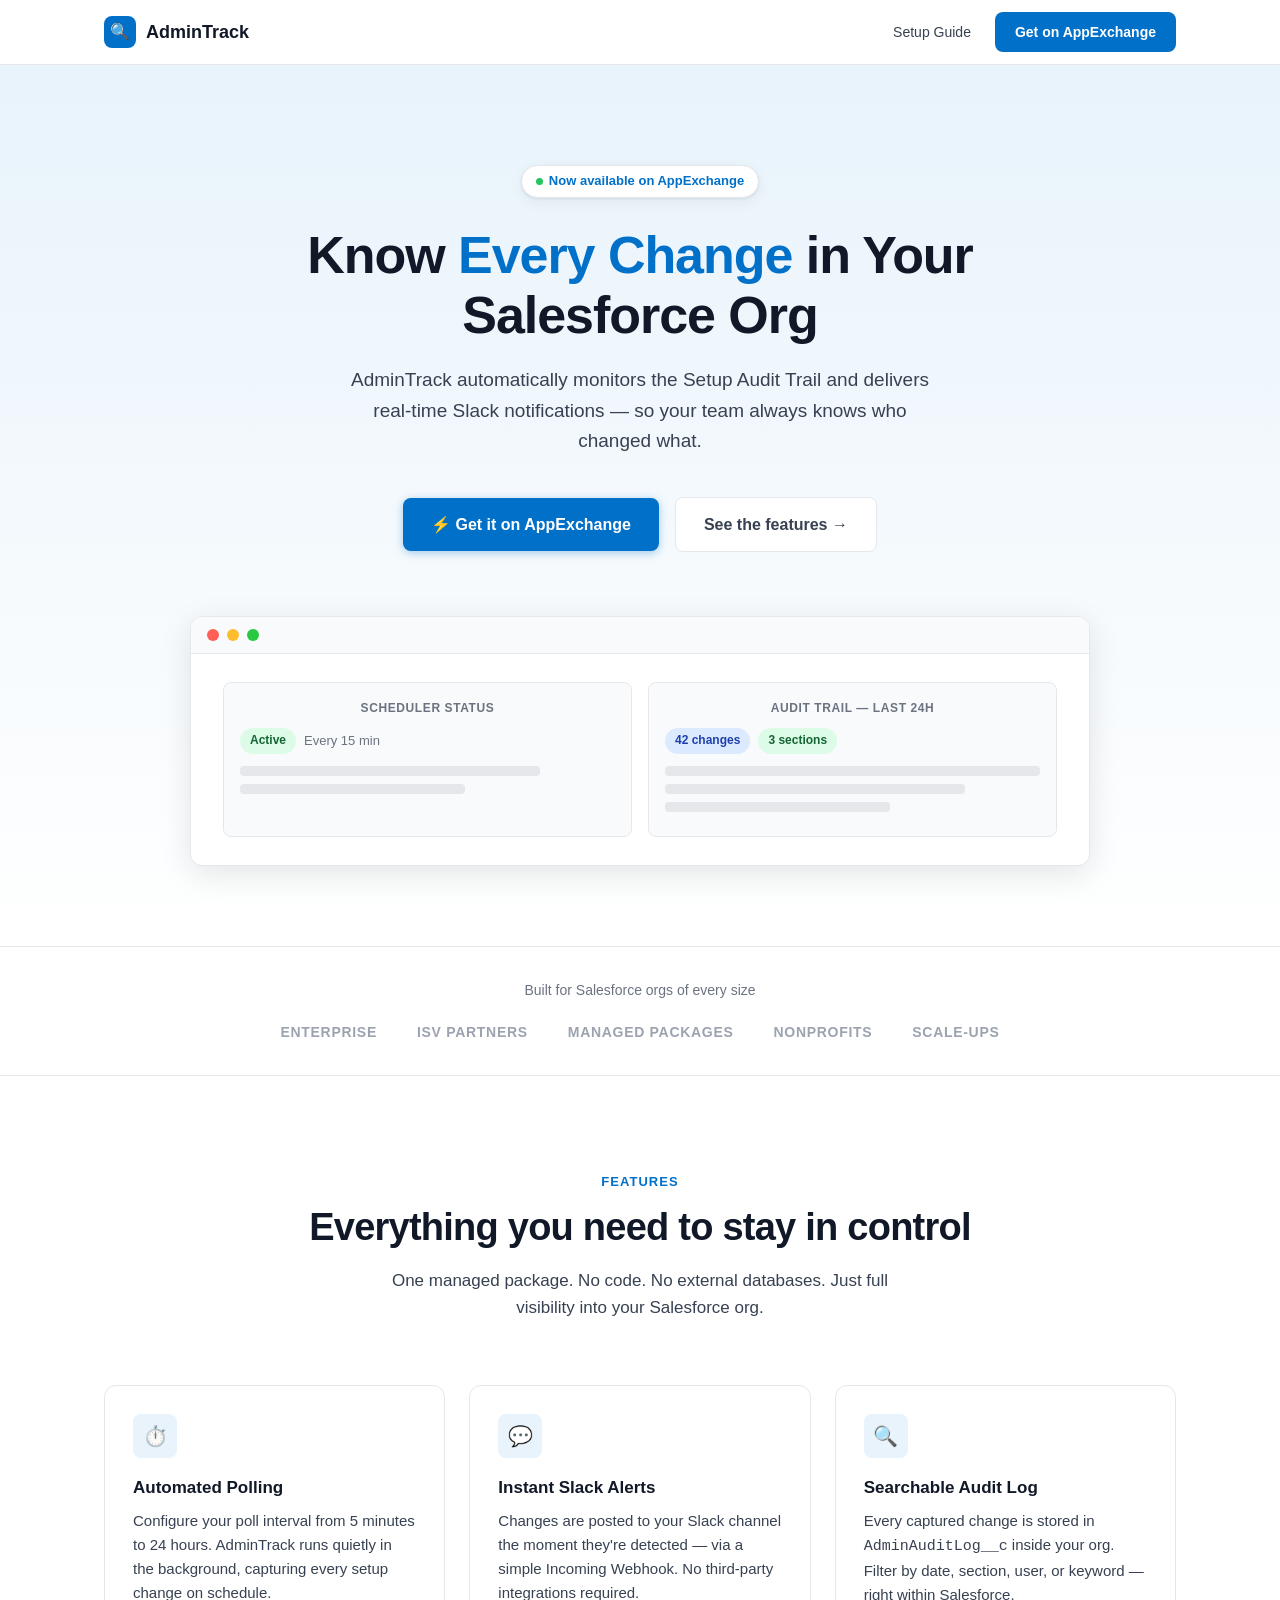
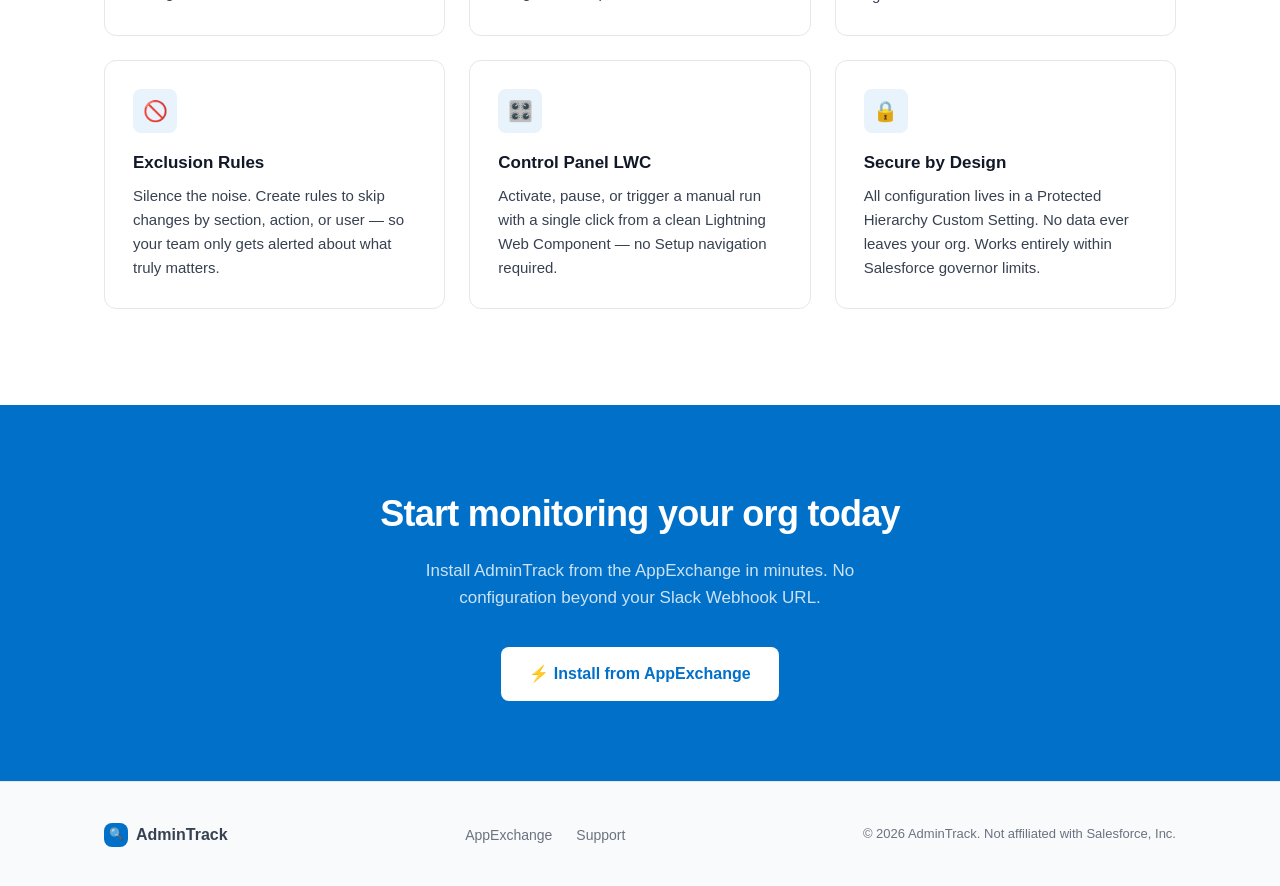
<file: website/index.html>
<!DOCTYPE html>
<html lang="en">
<head>
    <meta charset="UTF-8" />
    <meta name="viewport" content="width=device-width, initial-scale=1.0" />
    <title>AdminTrack — Salesforce Setup Audit Trail Monitoring</title>
    <meta name="description" content="AdminTrack automatically polls the Salesforce Setup Audit Trail and delivers real-time Slack notifications. Know every change in your org — instantly." />
    <meta property="og:title" content="AdminTrack — Salesforce Audit Trail Monitoring" />
    <meta property="og:description" content="Automated Setup Audit Trail monitoring with Slack notifications. Available on AppExchange." />
    <meta property="og:url" content="https://admintrackapp.com" />
    <meta property="og:type" content="website" />
    <link rel="icon" href="data:image/svg+xml,<svg xmlns='http://www.w3.org/2000/svg' viewBox='0 0 100 100'><text y='.9em' font-size='90'>🔍</text></svg>" />
    <style>
        /* ── Reset & Variables ── */
        *, *::before, *::after { box-sizing: border-box; margin: 0; padding: 0; }

        :root {
            --blue:        #0070C9;
            --blue-dark:   #005EA6;
            --blue-light:  #E8F3FB;
            --text:        #111827;
            --text-mid:    #374151;
            --text-light:  #6B7280;
            --border:      #E5E7EB;
            --surface:     #F9FAFB;
            --white:       #FFFFFF;
            --radius:      12px;
            --radius-sm:   8px;
            --shadow:      0 1px 3px rgba(0,0,0,.08), 0 4px 16px rgba(0,0,0,.05);
            --shadow-lg:   0 8px 32px rgba(0,0,0,.10);
            --max:         1120px;
        }

        html { scroll-behavior: smooth; }

        body {
            font-family: -apple-system, BlinkMacSystemFont, 'Segoe UI', Roboto, Oxygen, sans-serif;
            color: var(--text);
            background: var(--white);
            line-height: 1.6;
            -webkit-font-smoothing: antialiased;
        }

        /* ── Layout helpers ── */
        .container { max-width: var(--max); margin: 0 auto; padding: 0 24px; }
        .section    { padding: 96px 0; }

        /* ── NAV ── */
        nav {
            position: sticky;
            top: 0;
            z-index: 100;
            background: rgba(255,255,255,.92);
            backdrop-filter: blur(12px);
            border-bottom: 1px solid var(--border);
        }
        .nav-inner {
            max-width: var(--max);
            margin: 0 auto;
            padding: 0 24px;
            height: 64px;
            display: flex;
            align-items: center;
            justify-content: space-between;
        }
        .nav-logo {
            display: flex;
            align-items: center;
            gap: 10px;
            font-weight: 700;
            font-size: 1.125rem;
            color: var(--text);
            text-decoration: none;
        }
        .nav-logo-icon {
            width: 32px;
            height: 32px;
            background: var(--blue);
            border-radius: 8px;
            display: flex;
            align-items: center;
            justify-content: center;
            color: white;
            font-size: 16px;
        }
        .nav-links {
            display: flex;
            align-items: center;
            gap: 24px;
        }
        .nav-link {
            font-size: .875rem;
            font-weight: 500;
            color: var(--text-mid);
            text-decoration: none;
            transition: color .15s;
        }
        .nav-link:hover { color: var(--blue); }
        .nav-cta {
            background: var(--blue);
            color: white;
            padding: 9px 20px;
            border-radius: var(--radius-sm);
            font-size: .875rem;
            font-weight: 600;
            text-decoration: none;
            transition: background .15s;
        }
        .nav-cta:hover { background: var(--blue-dark); }

        /* ── HERO ── */
        .hero {
            padding: 100px 0 80px;
            text-align: center;
            background: linear-gradient(180deg, var(--blue-light) 0%, var(--white) 100%);
        }
        .hero-badge {
            display: inline-flex;
            align-items: center;
            gap: 6px;
            background: var(--white);
            border: 1px solid var(--border);
            border-radius: 999px;
            padding: 5px 14px;
            font-size: .8125rem;
            font-weight: 600;
            color: var(--blue);
            margin-bottom: 28px;
            box-shadow: var(--shadow);
        }
        .hero-badge-dot {
            width: 7px;
            height: 7px;
            background: #22C55E;
            border-radius: 50%;
        }
        .hero h1 {
            font-size: clamp(2rem, 5vw, 3.25rem);
            font-weight: 800;
            line-height: 1.15;
            letter-spacing: -.02em;
            color: var(--text);
            max-width: 820px;
            margin: 0 auto 20px;
        }
        .hero h1 span { color: var(--blue); }
        .hero-sub {
            font-size: clamp(1rem, 2vw, 1.1875rem);
            color: var(--text-mid);
            max-width: 580px;
            margin: 0 auto 40px;
        }
        .hero-actions {
            display: flex;
            justify-content: center;
            align-items: center;
            gap: 16px;
            flex-wrap: wrap;
        }
        .btn-primary {
            display: inline-flex;
            align-items: center;
            gap: 8px;
            background: var(--blue);
            color: white;
            padding: 14px 28px;
            border-radius: var(--radius-sm);
            font-size: 1rem;
            font-weight: 700;
            text-decoration: none;
            transition: background .15s, transform .1s, box-shadow .15s;
            box-shadow: 0 2px 8px rgba(0,112,201,.35);
        }
        .btn-primary:hover {
            background: var(--blue-dark);
            transform: translateY(-1px);
            box-shadow: 0 4px 16px rgba(0,112,201,.4);
        }
        .btn-secondary {
            display: inline-flex;
            align-items: center;
            gap: 8px;
            background: var(--white);
            color: var(--text-mid);
            padding: 14px 28px;
            border-radius: var(--radius-sm);
            font-size: 1rem;
            font-weight: 600;
            text-decoration: none;
            border: 1px solid var(--border);
            transition: border-color .15s, background .15s;
        }
        .btn-secondary:hover { border-color: #9CA3AF; background: var(--surface); }

        .hero-screenshot {
            margin: 64px auto 0;
            max-width: 900px;
            background: var(--white);
            border: 1px solid var(--border);
            border-radius: var(--radius);
            box-shadow: var(--shadow-lg);
            overflow: hidden;
        }
        .screenshot-bar {
            background: var(--surface);
            border-bottom: 1px solid var(--border);
            padding: 12px 16px;
            display: flex;
            align-items: center;
            gap: 8px;
        }
        .dot { width: 12px; height: 12px; border-radius: 50%; }
        .dot-r { background: #FF5F57; }
        .dot-y { background: #FEBC2E; }
        .dot-g { background: #28C840; }
        .screenshot-content {
            padding: 28px 32px;
            display: grid;
            grid-template-columns: 1fr 1fr;
            gap: 16px;
        }
        .mock-card {
            background: var(--surface);
            border: 1px solid var(--border);
            border-radius: var(--radius-sm);
            padding: 16px;
        }
        .mock-label { font-size: .75rem; font-weight: 600; color: var(--text-light); text-transform: uppercase; letter-spacing: .05em; margin-bottom: 10px; }
        .mock-row { height: 10px; background: var(--border); border-radius: 4px; margin-bottom: 8px; }
        .mock-row.short { width: 60%; }
        .mock-row.mid   { width: 80%; }
        .mock-badge { display: inline-block; padding: 3px 10px; border-radius: 999px; font-size: .75rem; font-weight: 700; }
        .mock-badge.green { background: #DCFCE7; color: #166534; }
        .mock-badge.blue  { background: #DBEAFE; color: #1E40AF; }

        /* ── SOCIAL PROOF STRIP ── */
        .proof {
            padding: 32px 0;
            border-top: 1px solid var(--border);
            border-bottom: 1px solid var(--border);
            text-align: center;
        }
        .proof p { font-size: .875rem; color: var(--text-light); margin-bottom: 0; }
        .proof-logos {
            display: flex;
            justify-content: center;
            align-items: center;
            gap: 40px;
            flex-wrap: wrap;
            margin-top: 20px;
        }
        .proof-logo {
            font-size: .875rem;
            font-weight: 700;
            color: #9CA3AF;
            letter-spacing: .05em;
        }

        /* ── FEATURES ── */
        .features { background: var(--white); }
        .section-header { text-align: center; margin-bottom: 64px; }
        .section-label {
            font-size: .8125rem;
            font-weight: 700;
            color: var(--blue);
            text-transform: uppercase;
            letter-spacing: .08em;
            margin-bottom: 12px;
        }
        .section-header h2 {
            font-size: clamp(1.625rem, 3vw, 2.375rem);
            font-weight: 800;
            letter-spacing: -.02em;
            line-height: 1.2;
            margin-bottom: 16px;
        }
        .section-header p {
            font-size: 1.0625rem;
            color: var(--text-mid);
            max-width: 540px;
            margin: 0 auto;
        }

        .features-grid {
            display: grid;
            grid-template-columns: repeat(auto-fit, minmax(300px, 1fr));
            gap: 24px;
        }
        .feature-card {
            background: var(--white);
            border: 1px solid var(--border);
            border-radius: var(--radius);
            padding: 28px;
            transition: box-shadow .2s, transform .2s;
        }
        .feature-card:hover {
            box-shadow: var(--shadow-lg);
            transform: translateY(-2px);
        }
        .feature-icon {
            width: 44px;
            height: 44px;
            background: var(--blue-light);
            border-radius: var(--radius-sm);
            display: flex;
            align-items: center;
            justify-content: center;
            font-size: 20px;
            margin-bottom: 16px;
        }
        .feature-card h3 {
            font-size: 1.0625rem;
            font-weight: 700;
            margin-bottom: 8px;
            color: var(--text);
        }
        .feature-card p {
            font-size: .9375rem;
            color: var(--text-mid);
            line-height: 1.6;
        }

        /* ── CTA BAND ── */
        .cta-band {
            background: var(--blue);
            padding: 80px 0;
            text-align: center;
        }
        .cta-band h2 {
            font-size: clamp(1.5rem, 3vw, 2.25rem);
            font-weight: 800;
            color: white;
            margin-bottom: 14px;
            letter-spacing: -.02em;
        }
        .cta-band p {
            color: rgba(255,255,255,.8);
            font-size: 1.0625rem;
            margin-bottom: 36px;
            max-width: 480px;
            margin-left: auto;
            margin-right: auto;
        }
        .btn-white {
            display: inline-flex;
            align-items: center;
            gap: 8px;
            background: white;
            color: var(--blue);
            padding: 14px 28px;
            border-radius: var(--radius-sm);
            font-size: 1rem;
            font-weight: 700;
            text-decoration: none;
            transition: background .15s, transform .1s;
        }
        .btn-white:hover { background: var(--blue-light); transform: translateY(-1px); }

        /* ── FOOTER ── */
        footer {
            background: var(--surface);
            border-top: 1px solid var(--border);
            padding: 40px 0;
        }
        .footer-inner {
            display: flex;
            align-items: center;
            justify-content: space-between;
            gap: 20px;
            flex-wrap: wrap;
        }
        .footer-brand {
            font-weight: 700;
            color: var(--text-mid);
            display: flex;
            align-items: center;
            gap: 8px;
            text-decoration: none;
        }
        .footer-links {
            display: flex;
            gap: 24px;
            list-style: none;
        }
        .footer-links a {
            font-size: .875rem;
            color: var(--text-light);
            text-decoration: none;
            transition: color .15s;
        }
        .footer-links a:hover { color: var(--text); }
        .footer-copy { font-size: .8125rem; color: var(--text-light); }

        /* ── Responsive ── */
        @media (max-width: 640px) {
            .section { padding: 64px 0; }
            .hero    { padding: 64px 0 56px; }
            .screenshot-content { grid-template-columns: 1fr; }
            .footer-inner { flex-direction: column; align-items: flex-start; gap: 16px; }
        }
    </style>
</head>
<body>

    <!-- ═══ NAV ═══ -->
    <nav>
        <div class="nav-inner">
            <a href="/" class="nav-logo">
                <div class="nav-logo-icon">🔍</div>
                AdminTrack
            </a>
            <div class="nav-links">
                <a href="/setup" class="nav-link">Setup Guide</a>
                <a href="https://appexchange.salesforce.com" class="nav-cta" target="_blank" rel="noopener">
                    Get on AppExchange
                </a>
            </div>
        </div>
    </nav>

    <!-- ═══ HERO ═══ -->
    <section class="hero">
        <div class="container">
            <div class="hero-badge">
                <span class="hero-badge-dot"></span>
                Now available on AppExchange
            </div>
            <h1>Know <span>Every Change</span> in Your Salesforce Org</h1>
            <p class="hero-sub">
                AdminTrack automatically monitors the Setup Audit Trail and delivers
                real-time Slack notifications — so your team always knows who changed what.
            </p>
            <div class="hero-actions">
                <a href="https://appexchange.salesforce.com" class="btn-primary" target="_blank" rel="noopener">
                    ⚡ Get it on AppExchange
                </a>
                <a href="#features" class="btn-secondary">
                    See the features →
                </a>
            </div>

            <!-- Mock screenshot -->
            <div class="hero-screenshot">
                <div class="screenshot-bar">
                    <div class="dot dot-r"></div>
                    <div class="dot dot-y"></div>
                    <div class="dot dot-g"></div>
                </div>
                <div class="screenshot-content">
                    <div class="mock-card">
                        <div class="mock-label">Scheduler Status</div>
                        <div style="display:flex; align-items:center; gap:8px; margin-bottom:12px;">
                            <span class="mock-badge green">Active</span>
                            <span style="font-size:.8125rem; color:#6B7280;">Every 15 min</span>
                        </div>
                        <div class="mock-row mid"></div>
                        <div class="mock-row short"></div>
                    </div>
                    <div class="mock-card">
                        <div class="mock-label">Audit Trail — Last 24h</div>
                        <div style="display:flex; gap:8px; margin-bottom:12px; flex-wrap:wrap;">
                            <span class="mock-badge blue">42 changes</span>
                            <span class="mock-badge green">3 sections</span>
                        </div>
                        <div class="mock-row"></div>
                        <div class="mock-row mid"></div>
                        <div class="mock-row short"></div>
                    </div>
                </div>
            </div>
        </div>
    </section>

    <!-- ═══ SOCIAL PROOF STRIP ═══ -->
    <div class="proof">
        <div class="container">
            <p>Built for Salesforce orgs of every size</p>
            <div class="proof-logos">
                <span class="proof-logo">ENTERPRISE</span>
                <span class="proof-logo">ISV PARTNERS</span>
                <span class="proof-logo">MANAGED PACKAGES</span>
                <span class="proof-logo">NONPROFITS</span>
                <span class="proof-logo">SCALE-UPS</span>
            </div>
        </div>
    </div>

    <!-- ═══ FEATURES ═══ -->
    <section id="features" class="section features">
        <div class="container">
            <div class="section-header">
                <div class="section-label">Features</div>
                <h2>Everything you need to stay in control</h2>
                <p>One managed package. No code. No external databases. Just full visibility into your Salesforce org.</p>
            </div>

            <div class="features-grid">

                <div class="feature-card">
                    <div class="feature-icon">⏱️</div>
                    <h3>Automated Polling</h3>
                    <p>Configure your poll interval from 5 minutes to 24 hours. AdminTrack runs quietly in the background, capturing every setup change on schedule.</p>
                </div>

                <div class="feature-card">
                    <div class="feature-icon">💬</div>
                    <h3>Instant Slack Alerts</h3>
                    <p>Changes are posted to your Slack channel the moment they're detected — via a simple Incoming Webhook. No third-party integrations required.</p>
                </div>

                <div class="feature-card">
                    <div class="feature-icon">🔍</div>
                    <h3>Searchable Audit Log</h3>
                    <p>Every captured change is stored in <code>AdminAuditLog__c</code> inside your org. Filter by date, section, user, or keyword — right within Salesforce.</p>
                </div>

                <div class="feature-card">
                    <div class="feature-icon">🚫</div>
                    <h3>Exclusion Rules</h3>
                    <p>Silence the noise. Create rules to skip changes by section, action, or user — so your team only gets alerted about what truly matters.</p>
                </div>

                <div class="feature-card">
                    <div class="feature-icon">🎛️</div>
                    <h3>Control Panel LWC</h3>
                    <p>Activate, pause, or trigger a manual run with a single click from a clean Lightning Web Component — no Setup navigation required.</p>
                </div>

                <div class="feature-card">
                    <div class="feature-icon">🔒</div>
                    <h3>Secure by Design</h3>
                    <p>All configuration lives in a Protected Hierarchy Custom Setting. No data ever leaves your org. Works entirely within Salesforce governor limits.</p>
                </div>

            </div>
        </div>
    </section>

    <!-- ═══ CTA BAND ═══ -->
    <section class="cta-band">
        <div class="container">
            <h2>Start monitoring your org today</h2>
            <p>Install AdminTrack from the AppExchange in minutes. No configuration beyond your Slack Webhook URL.</p>
            <a href="https://appexchange.salesforce.com" class="btn-white" target="_blank" rel="noopener">
                ⚡ Install from AppExchange
            </a>
        </div>
    </section>

    <!-- ═══ FOOTER ═══ -->
    <footer>
        <div class="container">
            <div class="footer-inner">
                <a href="/" class="footer-brand">
                    <div class="nav-logo-icon" style="width:24px; height:24px; font-size:12px;">🔍</div>
                    AdminTrack
                </a>
                <ul class="footer-links">
                    <li><a href="https://appexchange.salesforce.com" target="_blank" rel="noopener">AppExchange</a></li>
                    <li><a href="mailto:support@admintrackapp.com">Support</a></li>
                </ul>
                <p class="footer-copy">© 2026 AdminTrack. Not affiliated with Salesforce, Inc.</p>
            </div>
        </div>
    </footer>

</body>
</html>
</file>
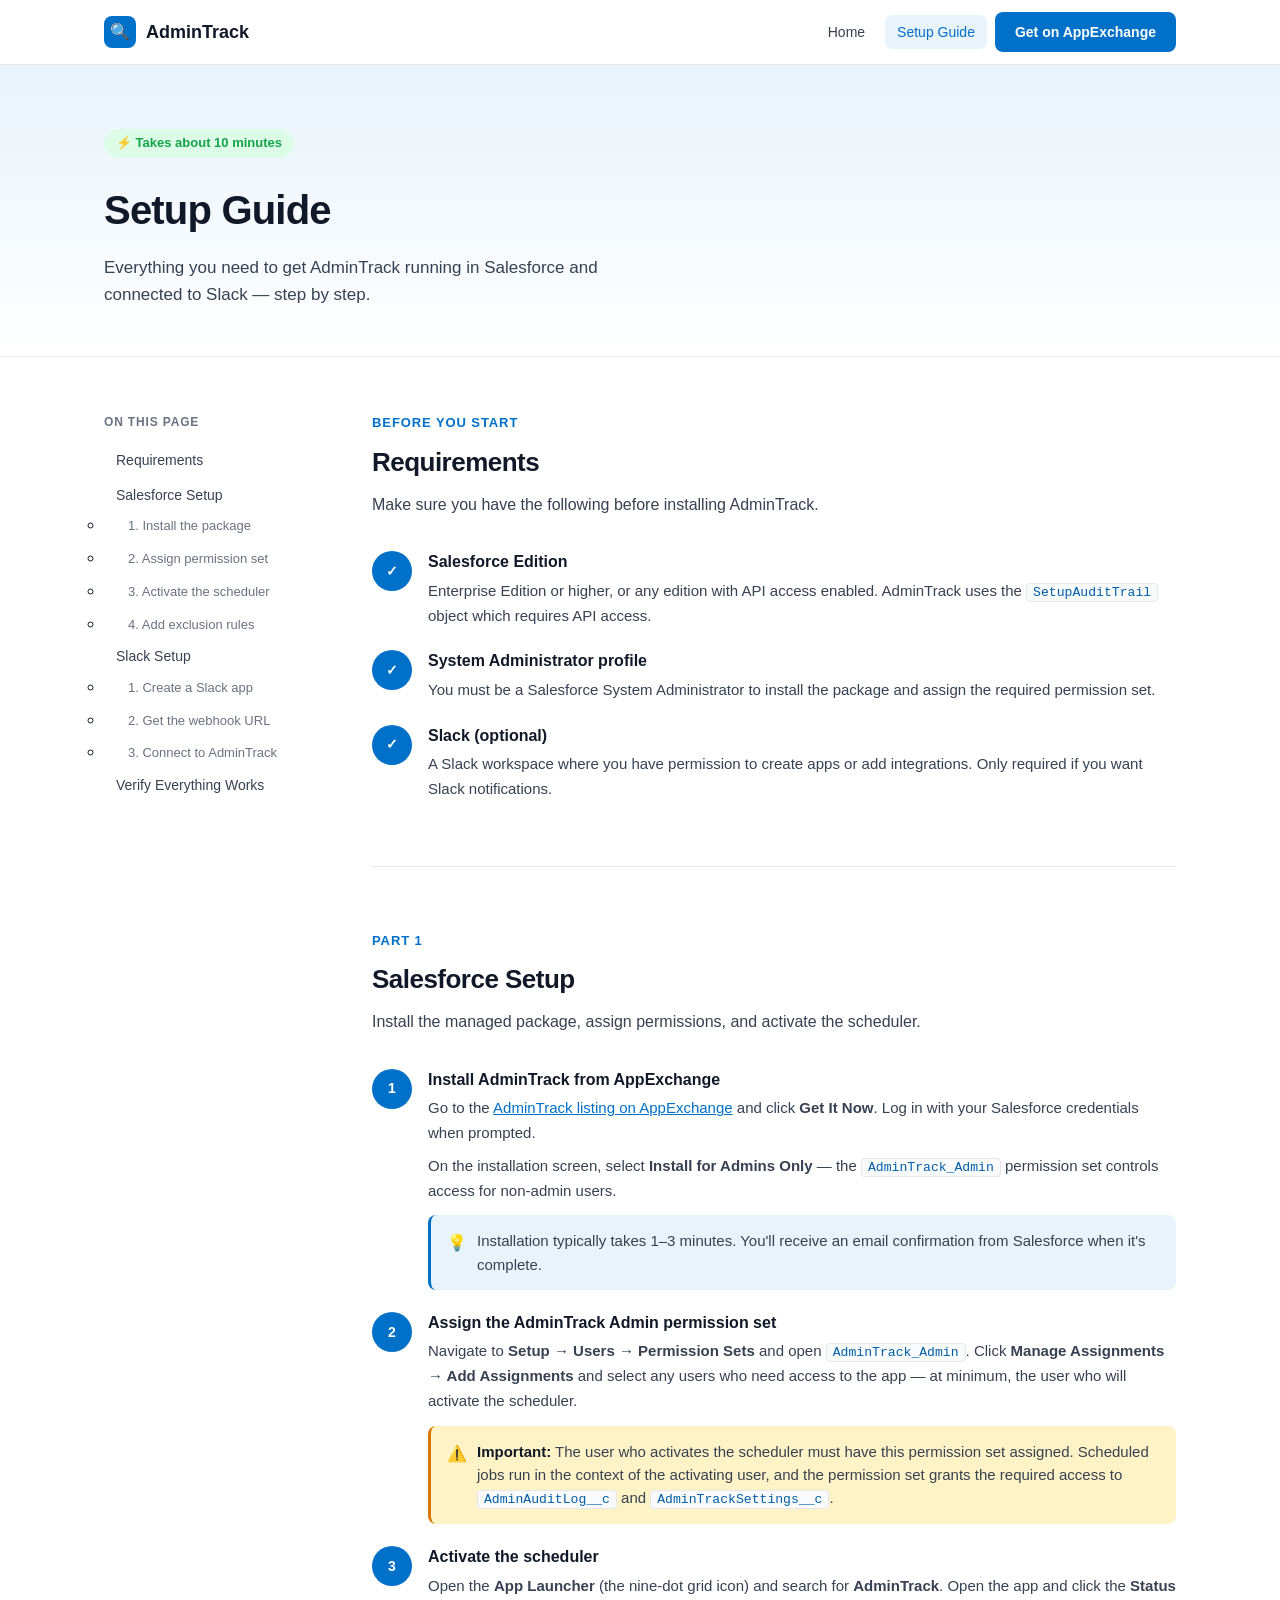
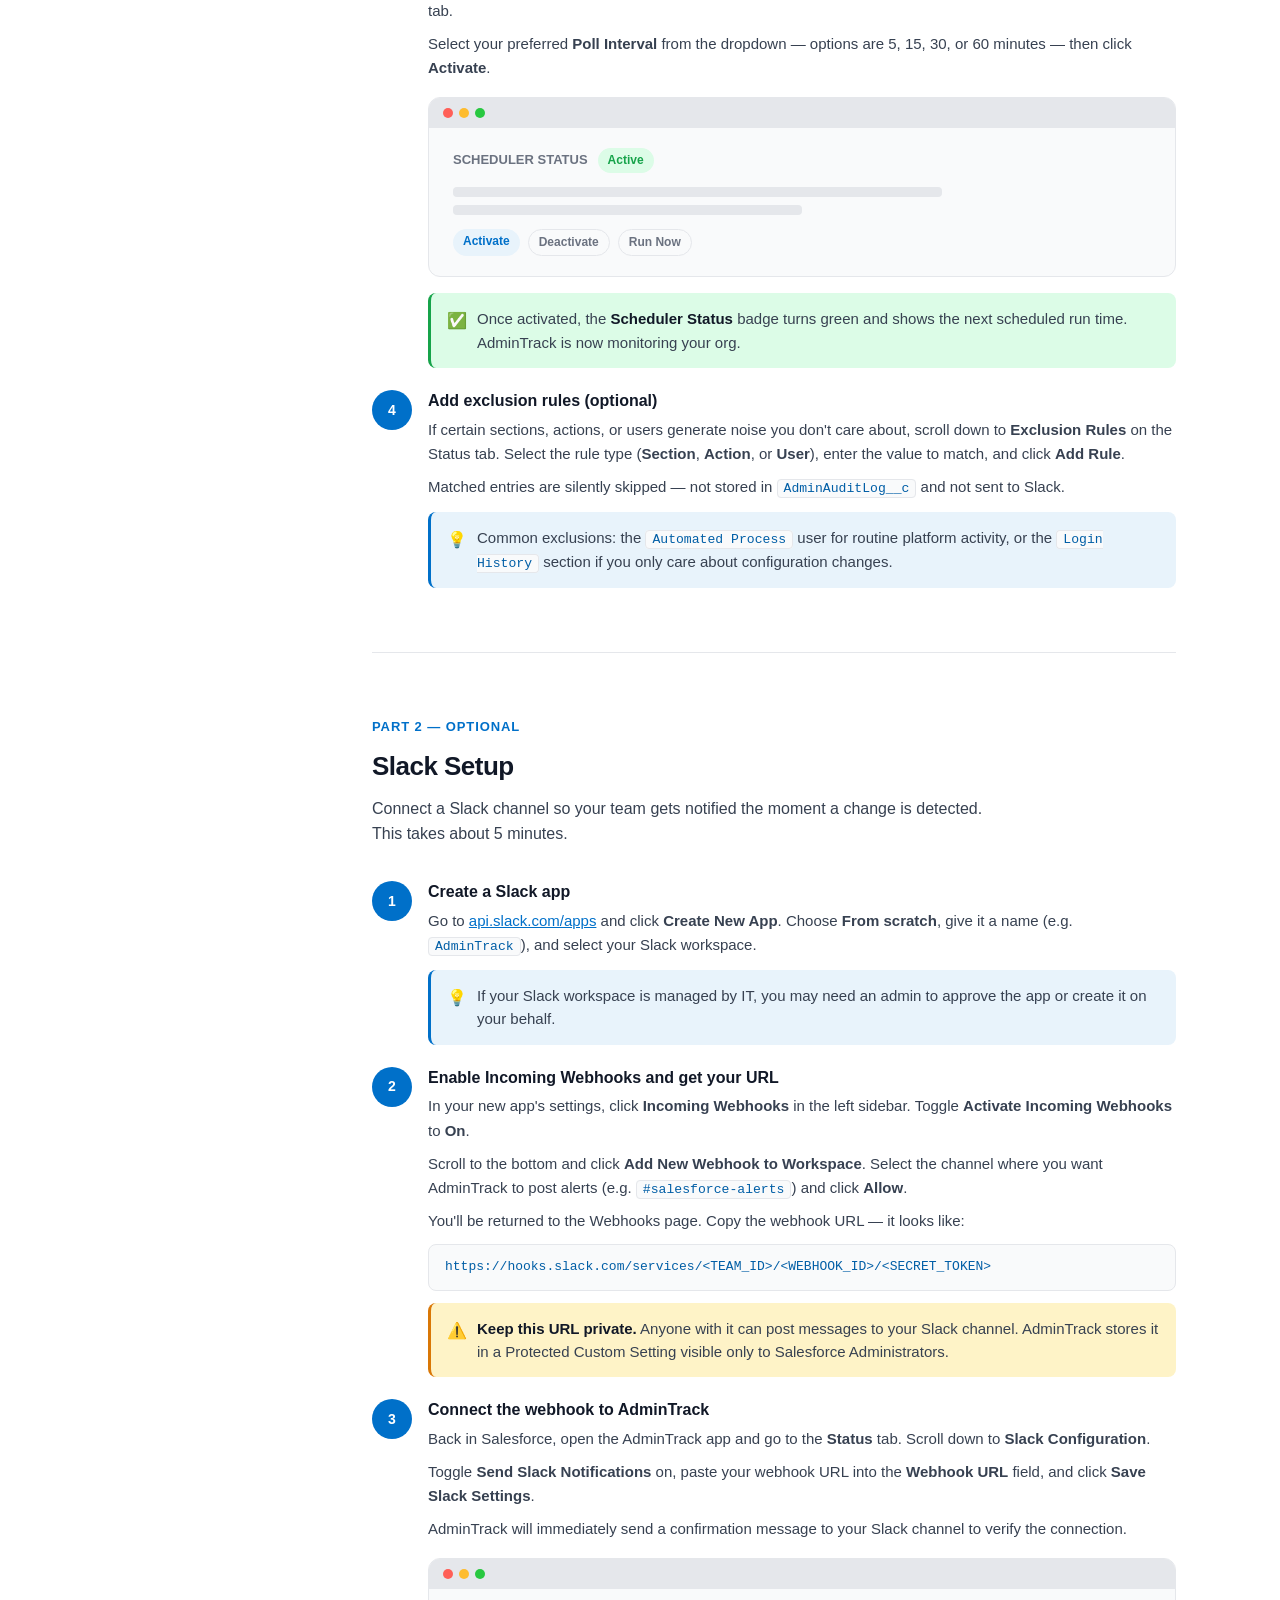
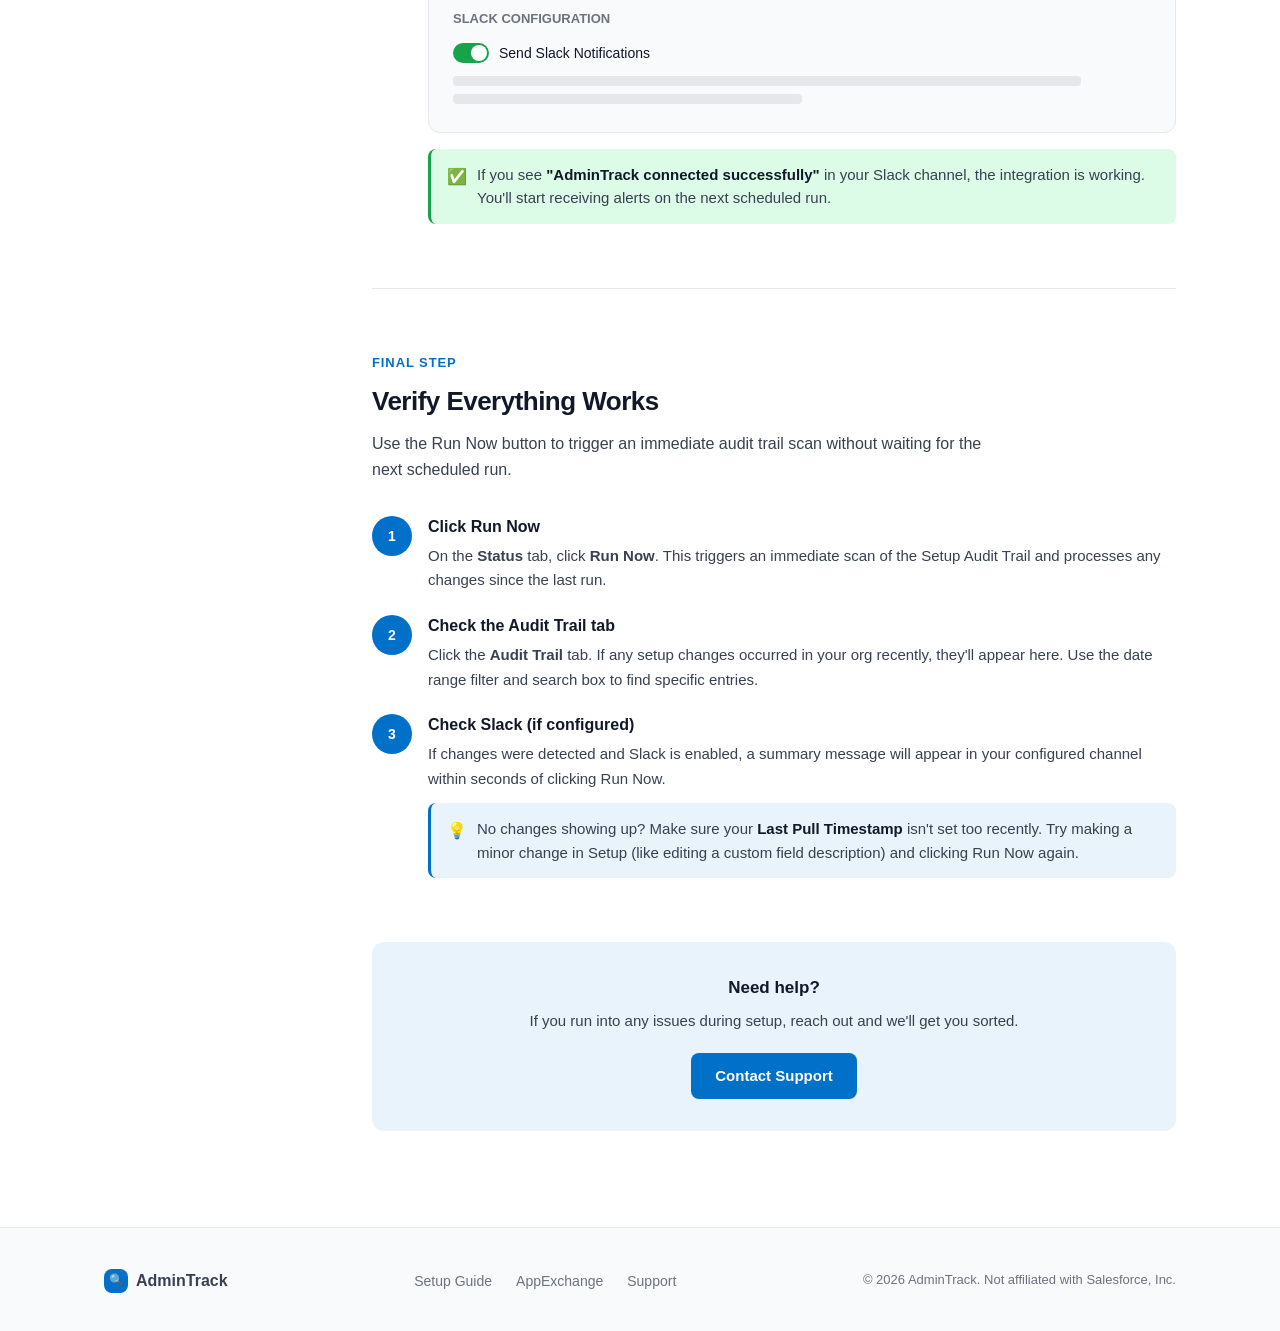
<file: website/setup.html>
<!DOCTYPE html>
<html lang="en">
<head>
    <meta charset="UTF-8" />
    <meta name="viewport" content="width=device-width, initial-scale=1.0" />
    <title>Setup Guide — AdminTrack</title>
    <meta name="description" content="Step-by-step guide to installing AdminTrack in Salesforce and connecting your Slack workspace for real-time audit trail notifications." />
    <meta property="og:title" content="AdminTrack Setup Guide" />
    <meta property="og:description" content="Install AdminTrack in Salesforce and connect Slack in minutes." />
    <meta property="og:url" content="https://admintrackapp.com/setup" />
    <meta property="og:type" content="website" />
    <link rel="icon" href="data:image/svg+xml,<svg xmlns='http://www.w3.org/2000/svg' viewBox='0 0 100 100'><text y='.9em' font-size='90'>🔍</text></svg>" />
    <style>
        *, *::before, *::after { box-sizing: border-box; margin: 0; padding: 0; }

        :root {
            --blue:        #0070C9;
            --blue-dark:   #005EA6;
            --blue-light:  #E8F3FB;
            --text:        #111827;
            --text-mid:    #374151;
            --text-light:  #6B7280;
            --border:      #E5E7EB;
            --surface:     #F9FAFB;
            --white:       #FFFFFF;
            --radius:      12px;
            --radius-sm:   8px;
            --shadow:      0 1px 3px rgba(0,0,0,.08), 0 4px 16px rgba(0,0,0,.05);
            --shadow-lg:   0 8px 32px rgba(0,0,0,.10);
            --max:         1120px;
            --green:       #16A34A;
            --green-light: #DCFCE7;
            --amber:       #D97706;
            --amber-light: #FEF3C7;
        }

        html { scroll-behavior: smooth; }

        body {
            font-family: -apple-system, BlinkMacSystemFont, 'Segoe UI', Roboto, Oxygen, sans-serif;
            color: var(--text);
            background: var(--white);
            line-height: 1.6;
            -webkit-font-smoothing: antialiased;
        }

        .container { max-width: var(--max); margin: 0 auto; padding: 0 24px; }

        /* ── NAV ── */
        nav {
            position: sticky;
            top: 0;
            z-index: 100;
            background: rgba(255,255,255,.92);
            backdrop-filter: blur(12px);
            border-bottom: 1px solid var(--border);
        }
        .nav-inner {
            max-width: var(--max);
            margin: 0 auto;
            padding: 0 24px;
            height: 64px;
            display: flex;
            align-items: center;
            justify-content: space-between;
        }
        .nav-logo {
            display: flex;
            align-items: center;
            gap: 10px;
            font-weight: 700;
            font-size: 1.125rem;
            color: var(--text);
            text-decoration: none;
        }
        .nav-logo-icon {
            width: 32px;
            height: 32px;
            background: var(--blue);
            border-radius: 8px;
            display: flex;
            align-items: center;
            justify-content: center;
            color: white;
            font-size: 16px;
        }
        .nav-links {
            display: flex;
            align-items: center;
            gap: 8px;
        }
        .nav-link {
            font-size: .875rem;
            font-weight: 500;
            color: var(--text-mid);
            text-decoration: none;
            padding: 6px 12px;
            border-radius: var(--radius-sm);
            transition: background .15s, color .15s;
        }
        .nav-link:hover { background: var(--surface); color: var(--text); }
        .nav-link.active { color: var(--blue); background: var(--blue-light); }
        .nav-cta {
            background: var(--blue);
            color: white;
            padding: 9px 20px;
            border-radius: var(--radius-sm);
            font-size: .875rem;
            font-weight: 600;
            text-decoration: none;
            transition: background .15s;
        }
        .nav-cta:hover { background: var(--blue-dark); }

        /* ── PAGE HEADER ── */
        .page-header {
            background: linear-gradient(180deg, var(--blue-light) 0%, var(--white) 100%);
            padding: 64px 0 48px;
            border-bottom: 1px solid var(--border);
        }
        .page-header h1 {
            font-size: clamp(1.75rem, 3.5vw, 2.5rem);
            font-weight: 800;
            letter-spacing: -.02em;
            margin-bottom: 12px;
        }
        .page-header p {
            font-size: 1.0625rem;
            color: var(--text-mid);
            max-width: 560px;
        }
        .time-badge {
            display: inline-flex;
            align-items: center;
            gap: 6px;
            background: var(--green-light);
            color: var(--green);
            border-radius: 999px;
            padding: 4px 12px;
            font-size: .8125rem;
            font-weight: 600;
            margin-bottom: 20px;
        }

        /* ── LAYOUT: sidebar TOC + content ── */
        .setup-layout {
            display: grid;
            grid-template-columns: 220px 1fr;
            gap: 48px;
            padding: 56px 0 96px;
            align-items: start;
        }

        /* ── TOC ── */
        .toc {
            position: sticky;
            top: 80px;
        }
        .toc-label {
            font-size: .75rem;
            font-weight: 700;
            color: var(--text-light);
            text-transform: uppercase;
            letter-spacing: .07em;
            margin-bottom: 12px;
        }
        .toc-list { list-style: none; }
        .toc-list li + li { margin-top: 2px; }
        .toc-list a {
            display: block;
            font-size: .875rem;
            color: var(--text-mid);
            text-decoration: none;
            padding: 5px 10px;
            border-radius: var(--radius-sm);
            border-left: 2px solid transparent;
            transition: color .15s, background .15s, border-color .15s;
        }
        .toc-list a:hover {
            color: var(--blue);
            background: var(--blue-light);
            border-left-color: var(--blue);
        }
        .toc-list .toc-sub a {
            font-size: .8125rem;
            padding-left: 22px;
            color: var(--text-light);
        }

        /* ── CONTENT ── */
        .setup-content { min-width: 0; }

        /* Section anchors */
        .setup-section { margin-bottom: 64px; }
        .setup-section:last-child { margin-bottom: 0; }

        .section-eyebrow {
            font-size: .8125rem;
            font-weight: 700;
            color: var(--blue);
            text-transform: uppercase;
            letter-spacing: .07em;
            margin-bottom: 8px;
        }
        .setup-section h2 {
            font-size: 1.625rem;
            font-weight: 800;
            letter-spacing: -.02em;
            margin-bottom: 8px;
        }
        .setup-section .section-intro {
            font-size: 1rem;
            color: var(--text-mid);
            margin-bottom: 32px;
            max-width: 640px;
        }

        /* Step list */
        .steps { display: flex; flex-direction: column; gap: 20px; }

        .step {
            display: grid;
            grid-template-columns: 40px 1fr;
            gap: 16px;
            align-items: start;
        }
        .step-num {
            width: 40px;
            height: 40px;
            background: var(--blue);
            color: white;
            border-radius: 50%;
            display: flex;
            align-items: center;
            justify-content: center;
            font-size: .875rem;
            font-weight: 700;
            flex-shrink: 0;
            margin-top: 2px;
        }
        .step-body h3 {
            font-size: 1rem;
            font-weight: 700;
            margin-bottom: 4px;
            color: var(--text);
        }
        .step-body p {
            font-size: .9375rem;
            color: var(--text-mid);
            line-height: 1.65;
        }
        .step-body p + p { margin-top: 8px; }

        /* Code / value pills */
        code {
            background: var(--surface);
            border: 1px solid var(--border);
            border-radius: 4px;
            padding: 1px 6px;
            font-size: .875em;
            font-family: 'SF Mono', 'Fira Code', 'Fira Mono', monospace;
            color: var(--blue-dark);
        }

        /* Callout boxes */
        .callout {
            border-radius: var(--radius-sm);
            padding: 14px 16px;
            font-size: .9375rem;
            margin-top: 12px;
            display: flex;
            gap: 10px;
            align-items: flex-start;
        }
        .callout-icon { flex-shrink: 0; font-size: 1rem; margin-top: 1px; }
        .callout-text { color: var(--text-mid); line-height: 1.55; }
        .callout-text strong { color: var(--text); }
        .callout.tip  { background: var(--blue-light);  border-left: 3px solid var(--blue);  }
        .callout.note { background: var(--amber-light); border-left: 3px solid var(--amber); }
        .callout.ok   { background: var(--green-light); border-left: 3px solid var(--green); }

        /* Screenshot placeholder cards */
        .screen-card {
            background: var(--surface);
            border: 1px solid var(--border);
            border-radius: var(--radius);
            overflow: hidden;
            margin-top: 16px;
        }
        .screen-bar {
            background: #E5E7EB;
            padding: 10px 14px;
            display: flex;
            gap: 6px;
            align-items: center;
        }
        .dot { width: 10px; height: 10px; border-radius: 50%; }
        .dot-r { background: #FF5F57; }
        .dot-y { background: #FEBC2E; }
        .dot-g { background: #28C840; }
        .screen-body {
            padding: 20px 24px;
        }
        .mock-row { height: 10px; background: var(--border); border-radius: 4px; margin-bottom: 8px; }
        .mock-row.w50 { width: 50%; }
        .mock-row.w70 { width: 70%; }
        .mock-row.w90 { width: 90%; }
        .mock-badge {
            display: inline-block;
            padding: 3px 10px;
            border-radius: 999px;
            font-size: .75rem;
            font-weight: 700;
        }
        .mock-badge.green { background: var(--green-light); color: var(--green); }
        .mock-badge.blue  { background: var(--blue-light);  color: var(--blue);  }

        /* Divider between major sections */
        .section-divider {
            border: none;
            border-top: 1px solid var(--border);
            margin: 64px 0;
        }

        /* ── FOOTER ── */
        footer {
            background: var(--surface);
            border-top: 1px solid var(--border);
            padding: 40px 0;
        }
        .footer-inner {
            display: flex;
            align-items: center;
            justify-content: space-between;
            gap: 20px;
            flex-wrap: wrap;
        }
        .footer-brand {
            font-weight: 700;
            color: var(--text-mid);
            display: flex;
            align-items: center;
            gap: 8px;
            text-decoration: none;
        }
        .footer-links { display: flex; gap: 24px; list-style: none; }
        .footer-links a {
            font-size: .875rem;
            color: var(--text-light);
            text-decoration: none;
            transition: color .15s;
        }
        .footer-links a:hover { color: var(--text); }
        .footer-copy { font-size: .8125rem; color: var(--text-light); }

        /* ── Responsive ── */
        @media (max-width: 768px) {
            .setup-layout { grid-template-columns: 1fr; gap: 32px; }
            .toc { position: static; display: none; }
        }
        @media (max-width: 480px) {
            .step { grid-template-columns: 32px 1fr; }
            .step-num { width: 32px; height: 32px; font-size: .8125rem; }
        }
    </style>
</head>
<body>

    <!-- ═══ NAV ═══ -->
    <nav>
        <div class="nav-inner">
            <a href="/" class="nav-logo">
                <div class="nav-logo-icon">🔍</div>
                AdminTrack
            </a>
            <div class="nav-links">
                <a href="/" class="nav-link">Home</a>
                <a href="/setup" class="nav-link active">Setup Guide</a>
                <a href="https://appexchange.salesforce.com" class="nav-cta" target="_blank" rel="noopener">
                    Get on AppExchange
                </a>
            </div>
        </div>
    </nav>

    <!-- ═══ PAGE HEADER ═══ -->
    <div class="page-header">
        <div class="container">
            <div class="time-badge">⚡ Takes about 10 minutes</div>
            <h1>Setup Guide</h1>
            <p>Everything you need to get AdminTrack running in Salesforce and connected to Slack — step by step.</p>
        </div>
    </div>

    <!-- ═══ BODY ═══ -->
    <div class="container">
        <div class="setup-layout">

            <!-- ── TOC ── -->
            <aside class="toc">
                <div class="toc-label">On this page</div>
                <ul class="toc-list">
                    <li><a href="#requirements">Requirements</a></li>
                    <li><a href="#salesforce">Salesforce Setup</a></li>
                    <ul class="toc-sub">
                        <li><a href="#install">1. Install the package</a></li>
                        <li><a href="#permission">2. Assign permission set</a></li>
                        <li><a href="#activate">3. Activate the scheduler</a></li>
                        <li><a href="#exclusions">4. Add exclusion rules</a></li>
                    </ul>
                    <li><a href="#slack">Slack Setup</a></li>
                    <ul class="toc-sub">
                        <li><a href="#create-app">1. Create a Slack app</a></li>
                        <li><a href="#webhook">2. Get the webhook URL</a></li>
                        <li><a href="#connect">3. Connect to AdminTrack</a></li>
                    </ul>
                    <li><a href="#verify">Verify Everything Works</a></li>
                </ul>
            </aside>

            <!-- ── CONTENT ── -->
            <main class="setup-content">

                <!-- Requirements -->
                <section class="setup-section" id="requirements">
                    <div class="section-eyebrow">Before you start</div>
                    <h2>Requirements</h2>
                    <p class="section-intro">Make sure you have the following before installing AdminTrack.</p>

                    <div class="steps">
                        <div class="step">
                            <div class="step-num">✓</div>
                            <div class="step-body">
                                <h3>Salesforce Edition</h3>
                                <p>Enterprise Edition or higher, or any edition with API access enabled. AdminTrack uses the <code>SetupAuditTrail</code> object which requires API access.</p>
                            </div>
                        </div>
                        <div class="step">
                            <div class="step-num">✓</div>
                            <div class="step-body">
                                <h3>System Administrator profile</h3>
                                <p>You must be a Salesforce System Administrator to install the package and assign the required permission set.</p>
                            </div>
                        </div>
                        <div class="step">
                            <div class="step-num">✓</div>
                            <div class="step-body">
                                <h3>Slack (optional)</h3>
                                <p>A Slack workspace where you have permission to create apps or add integrations. Only required if you want Slack notifications.</p>
                            </div>
                        </div>
                    </div>
                </section>

                <hr class="section-divider" />

                <!-- Salesforce Setup -->
                <section class="setup-section" id="salesforce">
                    <div class="section-eyebrow">Part 1</div>
                    <h2>Salesforce Setup</h2>
                    <p class="section-intro">Install the managed package, assign permissions, and activate the scheduler.</p>

                    <div class="steps">

                        <div class="step" id="install">
                            <div class="step-num">1</div>
                            <div class="step-body">
                                <h3>Install AdminTrack from AppExchange</h3>
                                <p>Go to the <a href="https://appexchange.salesforce.com" target="_blank" rel="noopener" style="color:var(--blue);">AdminTrack listing on AppExchange</a> and click <strong>Get It Now</strong>. Log in with your Salesforce credentials when prompted.</p>
                                <p>On the installation screen, select <strong>Install for Admins Only</strong> — the <code>AdminTrack_Admin</code> permission set controls access for non-admin users.</p>
                                <div class="callout tip">
                                    <span class="callout-icon">💡</span>
                                    <span class="callout-text">Installation typically takes 1–3 minutes. You'll receive an email confirmation from Salesforce when it's complete.</span>
                                </div>
                            </div>
                        </div>

                        <div class="step" id="permission">
                            <div class="step-num">2</div>
                            <div class="step-body">
                                <h3>Assign the AdminTrack Admin permission set</h3>
                                <p>Navigate to <strong>Setup → Users → Permission Sets</strong> and open <code>AdminTrack_Admin</code>. Click <strong>Manage Assignments → Add Assignments</strong> and select any users who need access to the app — at minimum, the user who will activate the scheduler.</p>
                                <div class="callout note">
                                    <span class="callout-icon">⚠️</span>
                                    <span class="callout-text"><strong>Important:</strong> The user who activates the scheduler must have this permission set assigned. Scheduled jobs run in the context of the activating user, and the permission set grants the required access to <code>AdminAuditLog__c</code> and <code>AdminTrackSettings__c</code>.</span>
                                </div>
                            </div>
                        </div>

                        <div class="step" id="activate">
                            <div class="step-num">3</div>
                            <div class="step-body">
                                <h3>Activate the scheduler</h3>
                                <p>Open the <strong>App Launcher</strong> (the nine-dot grid icon) and search for <strong>AdminTrack</strong>. Open the app and click the <strong>Status</strong> tab.</p>
                                <p>Select your preferred <strong>Poll Interval</strong> from the dropdown — options are 5, 15, 30, or 60 minutes — then click <strong>Activate</strong>.</p>

                                <div class="screen-card">
                                    <div class="screen-bar">
                                        <div class="dot dot-r"></div>
                                        <div class="dot dot-y"></div>
                                        <div class="dot dot-g"></div>
                                    </div>
                                    <div class="screen-body">
                                        <div style="display:flex;align-items:center;gap:10px;margin-bottom:14px;">
                                            <span style="font-size:.8125rem;font-weight:700;color:var(--text-light);">SCHEDULER STATUS</span>
                                            <span class="mock-badge green">Active</span>
                                        </div>
                                        <div class="mock-row w70"></div>
                                        <div class="mock-row w50"></div>
                                        <div style="display:flex;gap:8px;margin-top:14px;">
                                            <span class="mock-badge blue">Activate</span>
                                            <span style="background:var(--surface);border:1px solid var(--border);border-radius:999px;padding:3px 10px;font-size:.75rem;font-weight:600;color:var(--text-light);">Deactivate</span>
                                            <span style="background:var(--surface);border:1px solid var(--border);border-radius:999px;padding:3px 10px;font-size:.75rem;font-weight:600;color:var(--text-light);">Run Now</span>
                                        </div>
                                    </div>
                                </div>

                                <div class="callout ok" style="margin-top:16px;">
                                    <span class="callout-icon">✅</span>
                                    <span class="callout-text">Once activated, the <strong>Scheduler Status</strong> badge turns green and shows the next scheduled run time. AdminTrack is now monitoring your org.</span>
                                </div>
                            </div>
                        </div>

                        <div class="step" id="exclusions">
                            <div class="step-num">4</div>
                            <div class="step-body">
                                <h3>Add exclusion rules (optional)</h3>
                                <p>If certain sections, actions, or users generate noise you don't care about, scroll down to <strong>Exclusion Rules</strong> on the Status tab. Select the rule type (<strong>Section</strong>, <strong>Action</strong>, or <strong>User</strong>), enter the value to match, and click <strong>Add Rule</strong>.</p>
                                <p>Matched entries are silently skipped — not stored in <code>AdminAuditLog__c</code> and not sent to Slack.</p>
                                <div class="callout tip">
                                    <span class="callout-icon">💡</span>
                                    <span class="callout-text">Common exclusions: the <code>Automated Process</code> user for routine platform activity, or the <code>Login History</code> section if you only care about configuration changes.</span>
                                </div>
                            </div>
                        </div>

                    </div>
                </section>

                <hr class="section-divider" />

                <!-- Slack Setup -->
                <section class="setup-section" id="slack">
                    <div class="section-eyebrow">Part 2 — Optional</div>
                    <h2>Slack Setup</h2>
                    <p class="section-intro">Connect a Slack channel so your team gets notified the moment a change is detected. This takes about 5 minutes.</p>

                    <div class="steps">

                        <div class="step" id="create-app">
                            <div class="step-num">1</div>
                            <div class="step-body">
                                <h3>Create a Slack app</h3>
                                <p>Go to <a href="https://api.slack.com/apps" target="_blank" rel="noopener" style="color:var(--blue);">api.slack.com/apps</a> and click <strong>Create New App</strong>. Choose <strong>From scratch</strong>, give it a name (e.g. <code>AdminTrack</code>), and select your Slack workspace.</p>
                                <div class="callout tip">
                                    <span class="callout-icon">💡</span>
                                    <span class="callout-text">If your Slack workspace is managed by IT, you may need an admin to approve the app or create it on your behalf.</span>
                                </div>
                            </div>
                        </div>

                        <div class="step" id="webhook">
                            <div class="step-num">2</div>
                            <div class="step-body">
                                <h3>Enable Incoming Webhooks and get your URL</h3>
                                <p>In your new app's settings, click <strong>Incoming Webhooks</strong> in the left sidebar. Toggle <strong>Activate Incoming Webhooks</strong> to <strong>On</strong>.</p>
                                <p>Scroll to the bottom and click <strong>Add New Webhook to Workspace</strong>. Select the channel where you want AdminTrack to post alerts (e.g. <code>#salesforce-alerts</code>) and click <strong>Allow</strong>.</p>
                                <p>You'll be returned to the Webhooks page. Copy the webhook URL — it looks like:</p>
                                <div style="background:var(--surface);border:1px solid var(--border);border-radius:var(--radius-sm);padding:12px 16px;margin-top:10px;font-family:'SF Mono','Fira Code',monospace;font-size:.8125rem;color:var(--blue-dark);overflow-x:auto;white-space:nowrap;">
                                    https://hooks.slack.com/services/&lt;TEAM_ID&gt;/&lt;WEBHOOK_ID&gt;/&lt;SECRET_TOKEN&gt;
                                </div>
                                <div class="callout note" style="margin-top:12px;">
                                    <span class="callout-icon">⚠️</span>
                                    <span class="callout-text"><strong>Keep this URL private.</strong> Anyone with it can post messages to your Slack channel. AdminTrack stores it in a Protected Custom Setting visible only to Salesforce Administrators.</span>
                                </div>
                            </div>
                        </div>

                        <div class="step" id="connect">
                            <div class="step-num">3</div>
                            <div class="step-body">
                                <h3>Connect the webhook to AdminTrack</h3>
                                <p>Back in Salesforce, open the AdminTrack app and go to the <strong>Status</strong> tab. Scroll down to <strong>Slack Configuration</strong>.</p>
                                <p>Toggle <strong>Send Slack Notifications</strong> on, paste your webhook URL into the <strong>Webhook URL</strong> field, and click <strong>Save Slack Settings</strong>.</p>
                                <p>AdminTrack will immediately send a confirmation message to your Slack channel to verify the connection.</p>

                                <div class="screen-card">
                                    <div class="screen-bar">
                                        <div class="dot dot-r"></div>
                                        <div class="dot dot-y"></div>
                                        <div class="dot dot-g"></div>
                                    </div>
                                    <div class="screen-body">
                                        <div style="font-size:.8125rem;font-weight:700;color:var(--text-light);margin-bottom:12px;">SLACK CONFIGURATION</div>
                                        <div style="display:flex;align-items:center;gap:10px;margin-bottom:12px;">
                                            <div style="width:36px;height:20px;background:var(--green);border-radius:999px;position:relative;">
                                                <div style="width:16px;height:16px;background:white;border-radius:50%;position:absolute;right:2px;top:2px;"></div>
                                            </div>
                                            <span style="font-size:.875rem;font-weight:500;">Send Slack Notifications</span>
                                        </div>
                                        <div class="mock-row w90"></div>
                                        <div class="mock-row w50"></div>
                                    </div>
                                </div>

                                <div class="callout ok" style="margin-top:16px;">
                                    <span class="callout-icon">✅</span>
                                    <span class="callout-text">If you see <strong>"AdminTrack connected successfully"</strong> in your Slack channel, the integration is working. You'll start receiving alerts on the next scheduled run.</span>
                                </div>
                            </div>
                        </div>

                    </div>
                </section>

                <hr class="section-divider" />

                <!-- Verify -->
                <section class="setup-section" id="verify">
                    <div class="section-eyebrow">Final step</div>
                    <h2>Verify Everything Works</h2>
                    <p class="section-intro">Use the Run Now button to trigger an immediate audit trail scan without waiting for the next scheduled run.</p>

                    <div class="steps">
                        <div class="step">
                            <div class="step-num">1</div>
                            <div class="step-body">
                                <h3>Click Run Now</h3>
                                <p>On the <strong>Status</strong> tab, click <strong>Run Now</strong>. This triggers an immediate scan of the Setup Audit Trail and processes any changes since the last run.</p>
                            </div>
                        </div>
                        <div class="step">
                            <div class="step-num">2</div>
                            <div class="step-body">
                                <h3>Check the Audit Trail tab</h3>
                                <p>Click the <strong>Audit Trail</strong> tab. If any setup changes occurred in your org recently, they'll appear here. Use the date range filter and search box to find specific entries.</p>
                            </div>
                        </div>
                        <div class="step">
                            <div class="step-num">3</div>
                            <div class="step-body">
                                <h3>Check Slack (if configured)</h3>
                                <p>If changes were detected and Slack is enabled, a summary message will appear in your configured channel within seconds of clicking Run Now.</p>
                                <div class="callout tip">
                                    <span class="callout-icon">💡</span>
                                    <span class="callout-text">No changes showing up? Make sure your <strong>Last Pull Timestamp</strong> isn't set too recently. Try making a minor change in Setup (like editing a custom field description) and clicking Run Now again.</span>
                                </div>
                            </div>
                        </div>
                    </div>
                </section>

                <!-- Help CTA -->
                <div style="background:var(--blue-light);border-radius:var(--radius);padding:32px;margin-top:16px;text-align:center;">
                    <p style="font-size:1.0625rem;font-weight:700;color:var(--text);margin-bottom:8px;">Need help?</p>
                    <p style="font-size:.9375rem;color:var(--text-mid);margin-bottom:20px;">If you run into any issues during setup, reach out and we'll get you sorted.</p>
                    <a href="mailto:support@admintrackapp.com" style="display:inline-block;background:var(--blue);color:white;padding:11px 24px;border-radius:var(--radius-sm);font-size:.9375rem;font-weight:600;text-decoration:none;">
                        Contact Support
                    </a>
                </div>

            </main>
        </div>
    </div>

    <!-- ═══ FOOTER ═══ -->
    <footer>
        <div class="container">
            <div class="footer-inner">
                <a href="/" class="footer-brand">
                    <div class="nav-logo-icon" style="width:24px;height:24px;font-size:12px;">🔍</div>
                    AdminTrack
                </a>
                <ul class="footer-links">
                    <li><a href="/setup">Setup Guide</a></li>
                    <li><a href="https://appexchange.salesforce.com" target="_blank" rel="noopener">AppExchange</a></li>
                    <li><a href="mailto:support@admintrackapp.com">Support</a></li>
                </ul>
                <p class="footer-copy">© 2026 AdminTrack. Not affiliated with Salesforce, Inc.</p>
            </div>
        </div>
    </footer>

</body>
</html>
</file>
